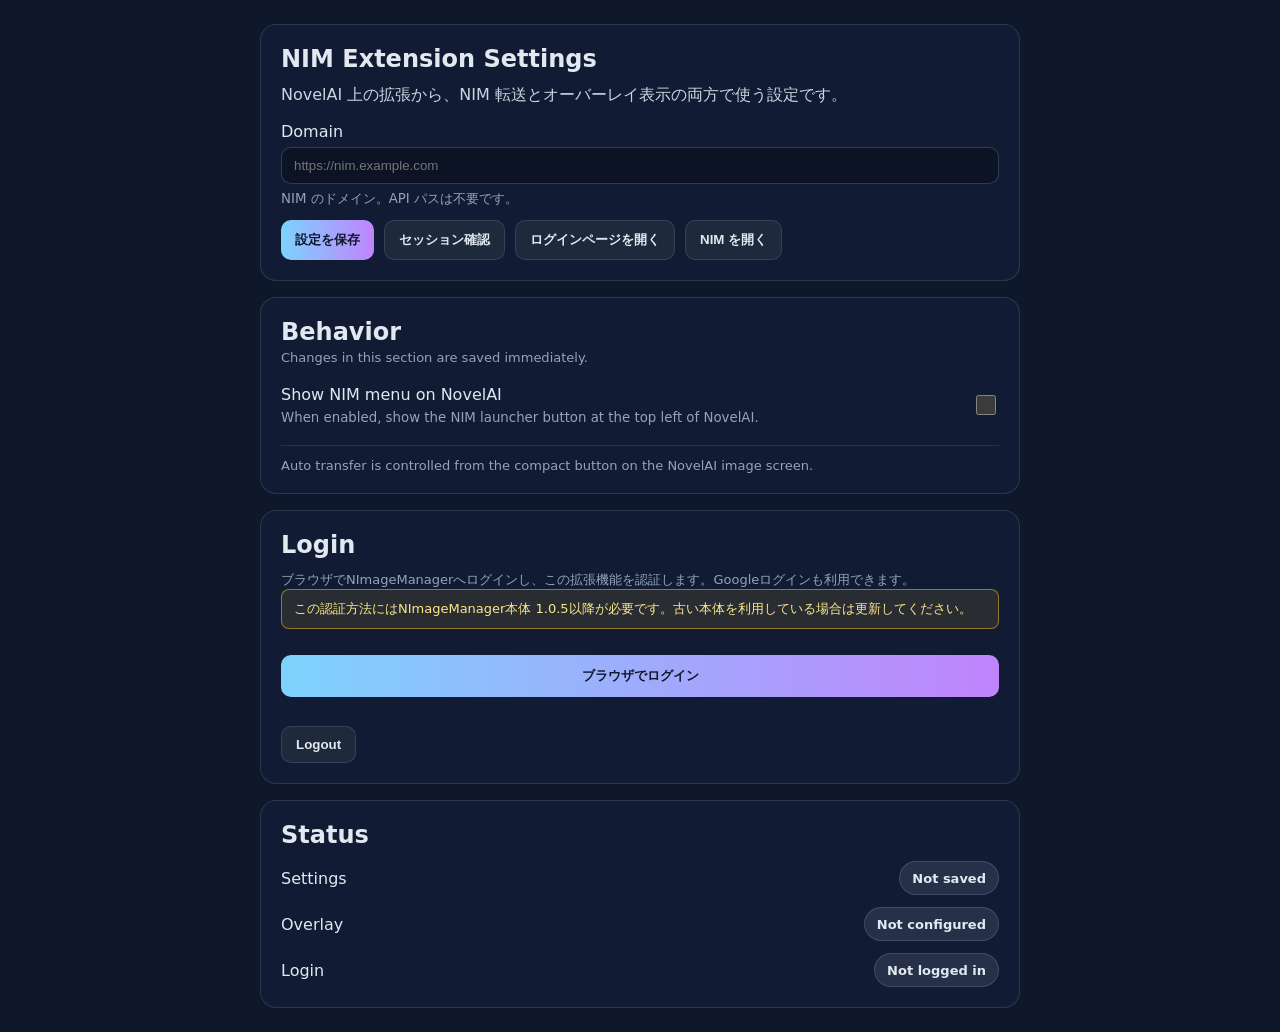
<file: extensions/chrome/options.html>
<!doctype html>
<html lang="en">
<head>
  <meta charset="utf-8">
  <meta name="viewport" content="width=device-width, initial-scale=1">
  <title data-i18n="optionsPageTitle">NIM Extension Settings</title>
  <link rel="stylesheet" href="options.css">
</head>
<body>
  <main class="page">
    <section class="card">
      <h1 data-i18n="optionsHeading">NIM Extension Settings</h1>
      <p class="note" data-i18n="optionsNote">NovelAI 上の拡張から、NIM 転送とオーバーレイ表示の両方で使う設定です。</p>

      <label class="field">
        <span data-i18n="domainLabel">Domain</span>
        <input id="baseUrl" type="text" placeholder="https://nim.example.com" data-i18n-placeholder="domainPlaceholder">
        <small data-i18n="domainHelp">NIM のドメイン。API パスは不要です。</small>
      </label>

      <div class="row">
        <button id="saveConfig" type="button" data-i18n="saveSettings">設定を保存</button>
        <button id="checkSession" type="button" class="secondary" data-i18n="checkSession">セッション確認</button>
        <button id="openLoginPage" type="button" class="secondary" data-i18n="openLoginPage">ログインページを開く</button>
        <button id="openOverlayPage" type="button" class="secondary" data-i18n="openNim">NIM を開く</button>
      </div>
    </section>


    <section class="card">
      <div class="sectionHeader">
        <div>
          <h2 data-i18n="behaviorSection">Behavior</h2>
          <p class="sectionNote" data-i18n="behaviorAutoSaveNote">Changes in this section are saved immediately.</p>
        </div>
        <strong id="behaviorState" class="statusPill idle isHidden" aria-live="polite"></strong>
      </div>
      <label class="toggleField">
        <span class="toggleText">
          <span data-i18n="showNovelAiMenuLabel">Show NIM menu on NovelAI</span>
          <small data-i18n="showNovelAiMenuHelp">When enabled, show the NIM launcher button at the top left of NovelAI.</small>
        </span>
        <input id="showNovelAiMenu" type="checkbox" role="switch">
      </label>
      <p class="sectionNote behaviorPageNote" data-i18n="autoTransferTopbarNote">Auto transfer is controlled from the compact button on the NovelAI image screen.</p>
    </section>

    <section class="card">
      <h2 data-i18n="loginSection">Login</h2>
      <p class="sectionNote" data-i18n="browserLoginHelp">ブラウザでNImageManagerへログインし、この拡張機能を認証します。Googleログインも利用できます。</p>
      <p class="browserLoginRequirement" data-i18n="browserLoginRequirement">この認証方法にはNImageManager本体 1.0.5以降が必要です。古い本体を利用している場合は更新してください。</p>
      <button id="browserLogin" class="browserLoginButton" type="button" data-i18n="browserLoginButton">ブラウザでログイン</button>
      <p id="browserLoginMessage" class="browserLoginMessage" aria-live="polite"></p>
      <div class="row">
        <button id="logout" type="button" class="secondary" data-i18n="logoutButton">Logout</button>
      </div>
    </section>

    <section class="card">
      <h2 data-i18n="statusSection">Status</h2>
      <div class="statusList">
        <div class="statusRow">
          <span data-i18n="settingsStatusLabel">Settings</span>
          <strong id="saveState" class="statusPill idle">Not saved</strong>
        </div>
        <div class="statusRow">
          <span data-i18n="overlayStatusLabel">Overlay</span>
          <strong id="overlayState" class="statusPill idle">Not configured</strong>
        </div>
        <div class="statusRow">
          <span data-i18n="loginStatusLabel">Login</span>
          <strong id="loginState" class="statusPill idle">Not logged in</strong>
        </div>
      </div>
    </section>
  </main>
  <script src="options.js"></script>
</body>
</html>
</file>
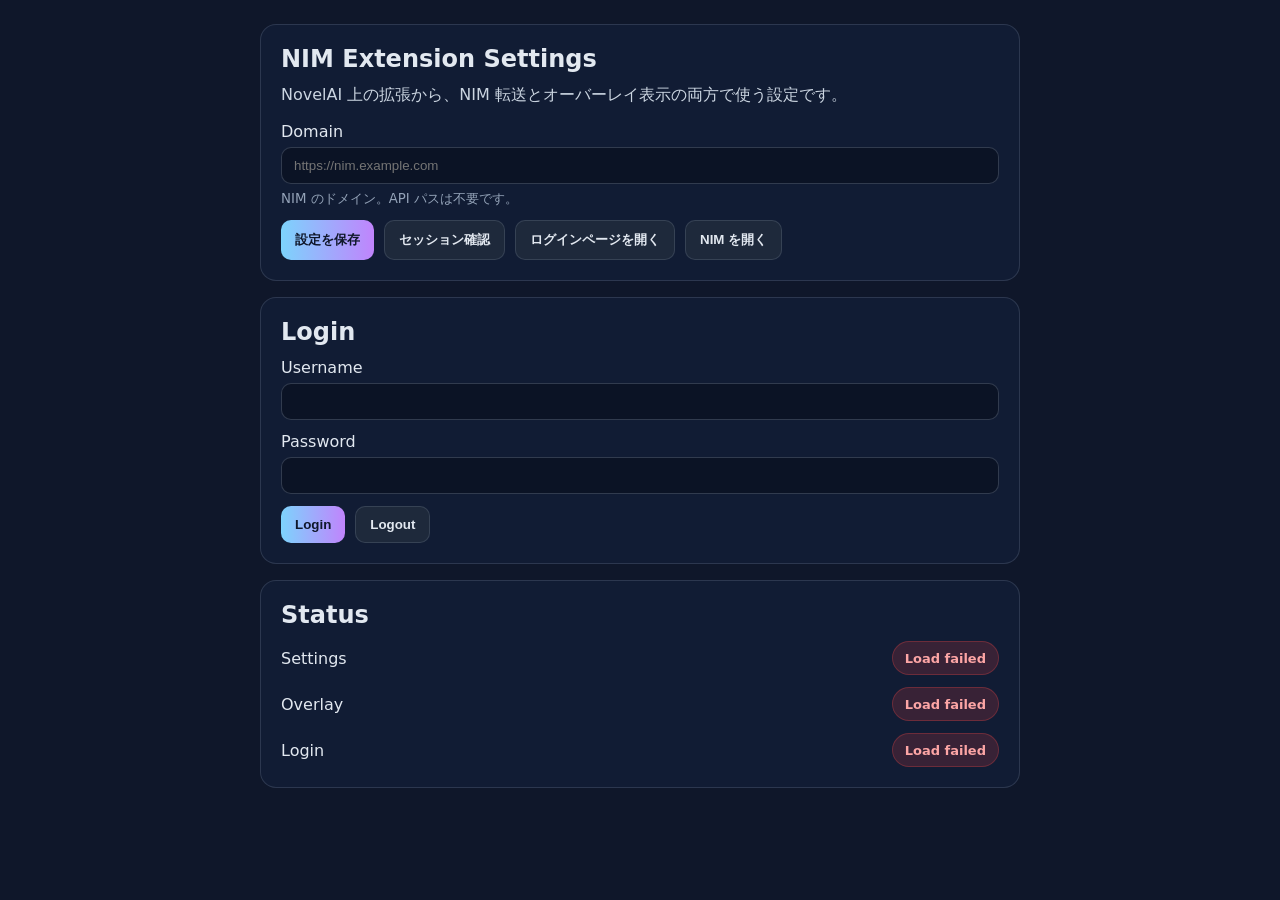
<file: extensions/firefox_locals/options.html>
<!doctype html>
<html lang="ja">
<head>
  <meta charset="utf-8">
  <meta name="viewport" content="width=device-width, initial-scale=1">
  <title>NIM Extension Settings</title>
  <link rel="stylesheet" href="options.css">
</head>
<body>
  <main class="page">
    <section class="card">
      <h1>NIM Extension Settings</h1>
      <p class="note">NovelAI 上の拡張から、NIM 転送とオーバーレイ表示の両方で使う設定です。</p>

      <label class="field">
        <span>Domain</span>
        <input id="baseUrl" type="text" placeholder="https://nim.example.com">
        <small>NIM のドメイン。API パスは不要です。</small>
      </label>

      <div class="row">
        <button id="saveConfig" type="button">設定を保存</button>
        <button id="checkSession" type="button" class="secondary">セッション確認</button>
        <button id="openLoginPage" type="button" class="secondary">ログインページを開く</button>
        <button id="openOverlayPage" type="button" class="secondary">NIM を開く</button>
      </div>
    </section>

    <section class="card">
      <h2>Login</h2>
      <label class="field">
        <span>Username</span>
        <input id="username" type="text" autocomplete="username">
      </label>
      <label class="field">
        <span>Password</span>
        <input id="password" type="password" autocomplete="current-password">
      </label>
      <div class="row">
        <button id="login" type="button">Login</button>
        <button id="logout" type="button" class="secondary">Logout</button>
      </div>
    </section>

    <section class="card">
      <h2>Status</h2>
      <div class="statusList">
        <div class="statusRow">
          <span>Settings</span>
          <strong id="saveState" class="statusPill idle">Not saved</strong>
        </div>
        <div class="statusRow">
          <span>Overlay</span>
          <strong id="overlayState" class="statusPill idle">Not configured</strong>
        </div>
        <div class="statusRow">
          <span>Login</span>
          <strong id="loginState" class="statusPill idle">Not logged in</strong>
        </div>
      </div>
    </section>
  </main>
  <script src="options.js"></script>
</body>
</html>
</file>
<file: extensions/chrome/options.css>
:root {
  color-scheme: dark;
  font-family: system-ui, -apple-system, BlinkMacSystemFont, "Segoe UI", sans-serif;
}

body {
  margin: 0;
  background: #0f172a;
  color: #e2e8f0;
}

.page {
  max-width: 760px;
  margin: 0 auto;
  padding: 24px;
  display: grid;
  gap: 16px;
}

.card {
  background: #111c34;
  border: 1px solid rgba(148, 163, 184, 0.2);
  border-radius: 16px;
  padding: 20px;
}

h1, h2 {
  margin: 0 0 12px;
}

.note {
  margin: 0 0 16px;
  color: #cbd5e1;
}

.field {
  display: grid;
  gap: 6px;
  margin-bottom: 12px;
}

.field small {
  color: #94a3b8;
}

.field input {
  width: 100%;
  box-sizing: border-box;
  border: 1px solid rgba(148, 163, 184, 0.28);
  background: #0b1325;
  color: #f8fafc;
  border-radius: 10px;
  padding: 10px 12px;
}

.row {
  display: flex;
  gap: 10px;
  flex-wrap: wrap;
}

button {
  border: 0;
  border-radius: 10px;
  padding: 10px 14px;
  cursor: pointer;
  font-weight: 600;
  background: linear-gradient(90deg, #7dd3fc, #c084fc);
  color: #0f172a;
}

button.secondary {
  background: #1e293b;
  color: #e2e8f0;
  border: 1px solid rgba(148, 163, 184, 0.2);
}

.browserLoginButton {
  width: 100%;
  margin-top: 14px;
  padding: 12px 16px;
}

.browserLoginButton:disabled {
  cursor: wait;
  opacity: 0.66;
}

.browserLoginMessage {
  min-height: 20px;
  margin: 9px 0 0;
  color: #cbd5e1;
  font-size: 13px;
}

.browserLoginMessage.success { color: #86efac; }
.browserLoginMessage.error { color: #fca5a5; }

.browserLoginRequirement {
  margin: 0 0 12px;
  padding: 10px 12px;
  border: 1px solid rgba(251, 191, 36, 0.5);
  border-radius: 8px;
  background: rgba(251, 191, 36, 0.1);
  color: #fde68a;
  font-size: 13px;
}

.statusList {
  display: grid;
  gap: 12px;
}

.statusRow {
  display: flex;
  align-items: center;
  justify-content: space-between;
  gap: 12px;
}

.statusPill {
  display: inline-flex;
  align-items: center;
  min-height: 32px;
  padding: 0 12px;
  border-radius: 999px;
  font-size: 13px;
  line-height: 1;
  font-weight: 700;
}

.statusPill.idle {
  background: rgba(148, 163, 184, 0.16);
  color: #e2e8f0;
  border: 1px solid rgba(148, 163, 184, 0.24);
}

.statusPill.success {
  background: rgba(34, 197, 94, 0.18);
  color: #86efac;
  border: 1px solid rgba(34, 197, 94, 0.28);
}

.statusPill.error {
  background: rgba(239, 68, 68, 0.18);
  color: #fca5a5;
  border: 1px solid rgba(239, 68, 68, 0.28);
}


.toggleField {
  display: flex;
  align-items: center;
  justify-content: space-between;
  gap: 16px;
  padding: 12px 0;
}

.toggleField + .toggleField {
  border-top: 1px solid rgba(148, 163, 184, 0.16);
}

.toggleText {
  display: grid;
  gap: 6px;
  flex: 1 1 auto;
}

.toggleText small {
  color: #94a3b8;
}

.toggleField input[type="checkbox"] {
  width: 20px;
  height: 20px;
  accent-color: #7dd3fc;
  flex: 0 0 auto;
}

.sectionHeader {
  display: flex;
  align-items: flex-start;
  justify-content: space-between;
  gap: 16px;
  margin-bottom: 8px;
}

.sectionHeader h2 {
  margin-bottom: 4px;
}

.sectionNote {
  margin: 0;
  color: #94a3b8;
  font-size: 13px;
}


.statusPill.isHidden {
  opacity: 0;
  visibility: hidden;
  pointer-events: none;
}

.toggleField.isBusy {
  opacity: 0.72;
}

.toggleField input[type="checkbox"]:disabled {
  cursor: wait;
}

.behaviorPageNote {
  margin-top: 8px;
  padding-top: 12px;
  border-top: 1px solid rgba(148, 163, 184, 0.16);
}
</file>
<file: extensions/firefox_locals/options.css>
:root {
  color-scheme: dark;
  font-family: system-ui, -apple-system, BlinkMacSystemFont, "Segoe UI", sans-serif;
}

body {
  margin: 0;
  background: #0f172a;
  color: #e2e8f0;
}

.page {
  max-width: 760px;
  margin: 0 auto;
  padding: 24px;
  display: grid;
  gap: 16px;
}

.card {
  background: #111c34;
  border: 1px solid rgba(148, 163, 184, 0.2);
  border-radius: 16px;
  padding: 20px;
}

h1, h2 {
  margin: 0 0 12px;
}

.note {
  margin: 0 0 16px;
  color: #cbd5e1;
}

.field {
  display: grid;
  gap: 6px;
  margin-bottom: 12px;
}

.field small {
  color: #94a3b8;
}

.field input {
  width: 100%;
  box-sizing: border-box;
  border: 1px solid rgba(148, 163, 184, 0.28);
  background: #0b1325;
  color: #f8fafc;
  border-radius: 10px;
  padding: 10px 12px;
}

.row {
  display: flex;
  gap: 10px;
  flex-wrap: wrap;
}

button {
  border: 0;
  border-radius: 10px;
  padding: 10px 14px;
  cursor: pointer;
  font-weight: 600;
  background: linear-gradient(90deg, #7dd3fc, #c084fc);
  color: #0f172a;
}

button.secondary {
  background: #1e293b;
  color: #e2e8f0;
  border: 1px solid rgba(148, 163, 184, 0.2);
}

.statusList {
  display: grid;
  gap: 12px;
}

.statusRow {
  display: flex;
  align-items: center;
  justify-content: space-between;
  gap: 12px;
}

.statusPill {
  display: inline-flex;
  align-items: center;
  min-height: 32px;
  padding: 0 12px;
  border-radius: 999px;
  font-size: 13px;
  line-height: 1;
  font-weight: 700;
}

.statusPill.idle {
  background: rgba(148, 163, 184, 0.16);
  color: #e2e8f0;
  border: 1px solid rgba(148, 163, 184, 0.24);
}

.statusPill.success {
  background: rgba(34, 197, 94, 0.18);
  color: #86efac;
  border: 1px solid rgba(34, 197, 94, 0.28);
}

.statusPill.error {
  background: rgba(239, 68, 68, 0.18);
  color: #fca5a5;
  border: 1px solid rgba(239, 68, 68, 0.28);
}
</file>
